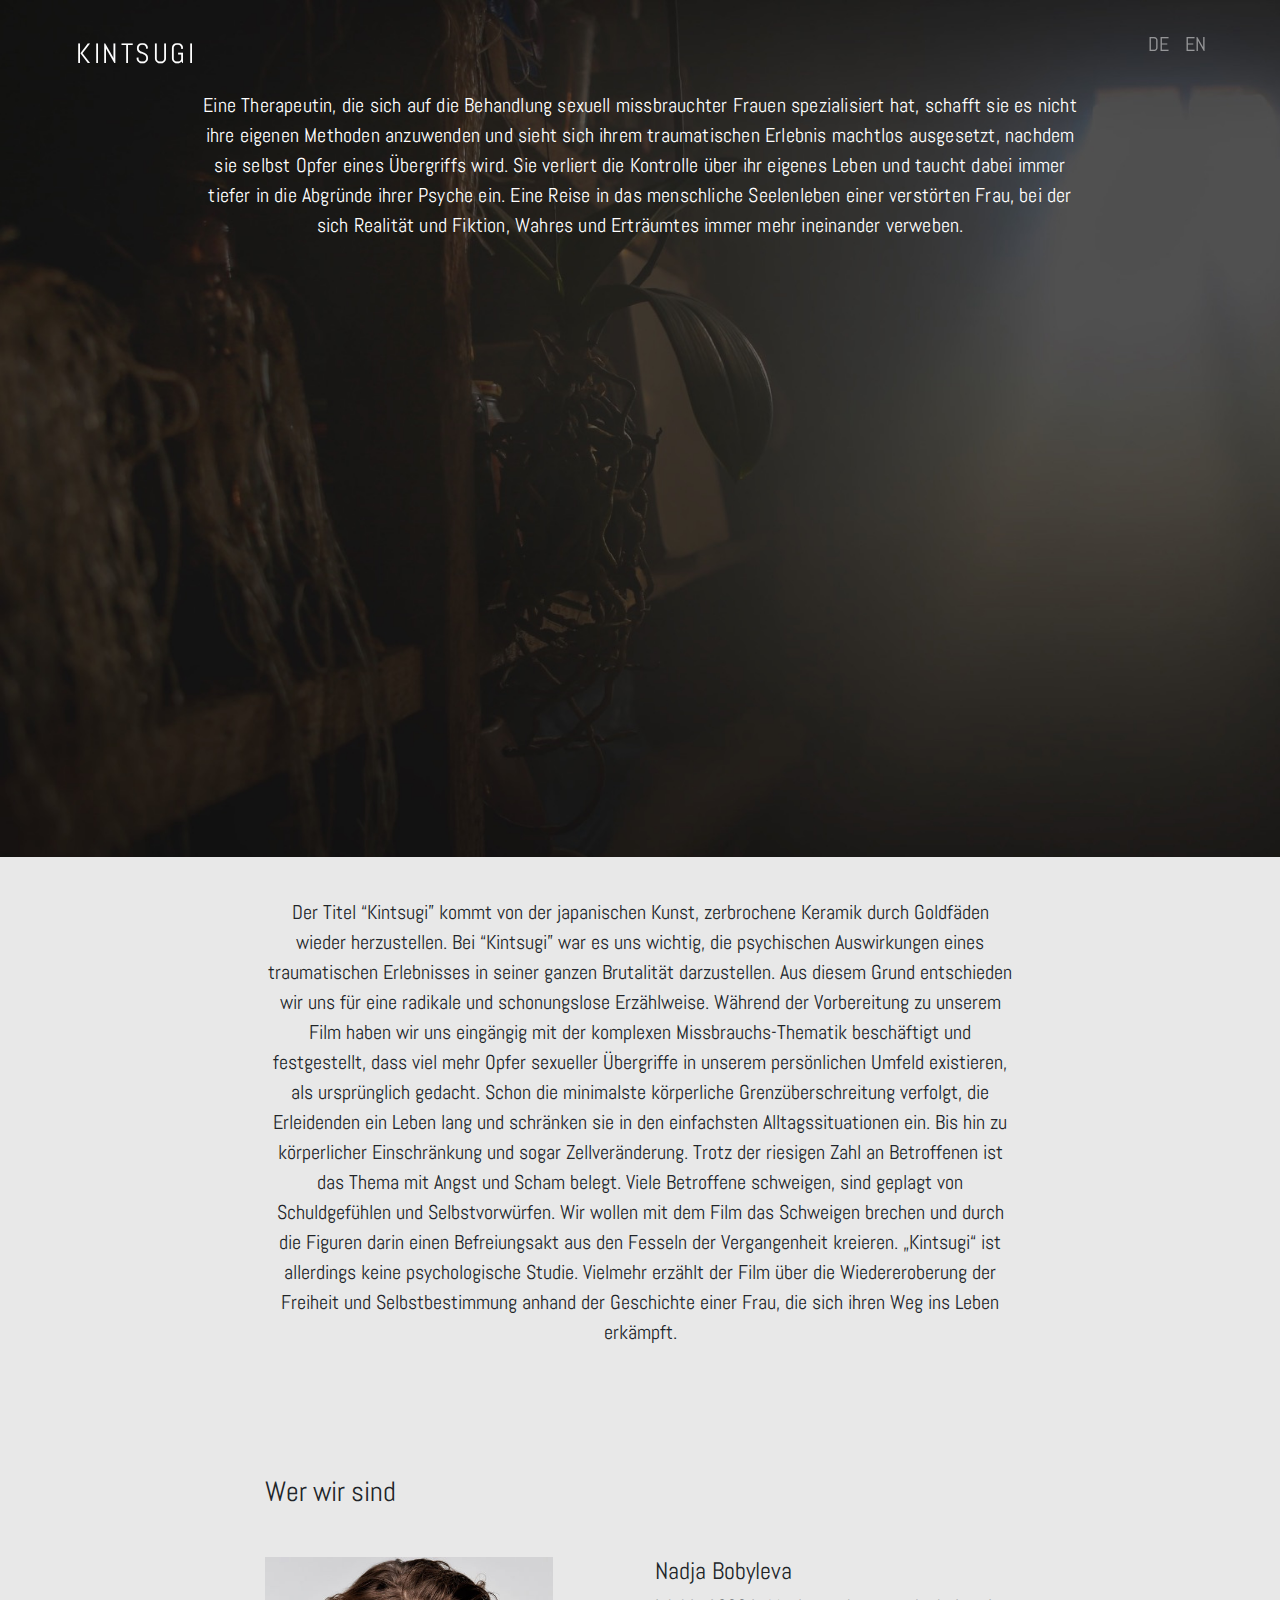
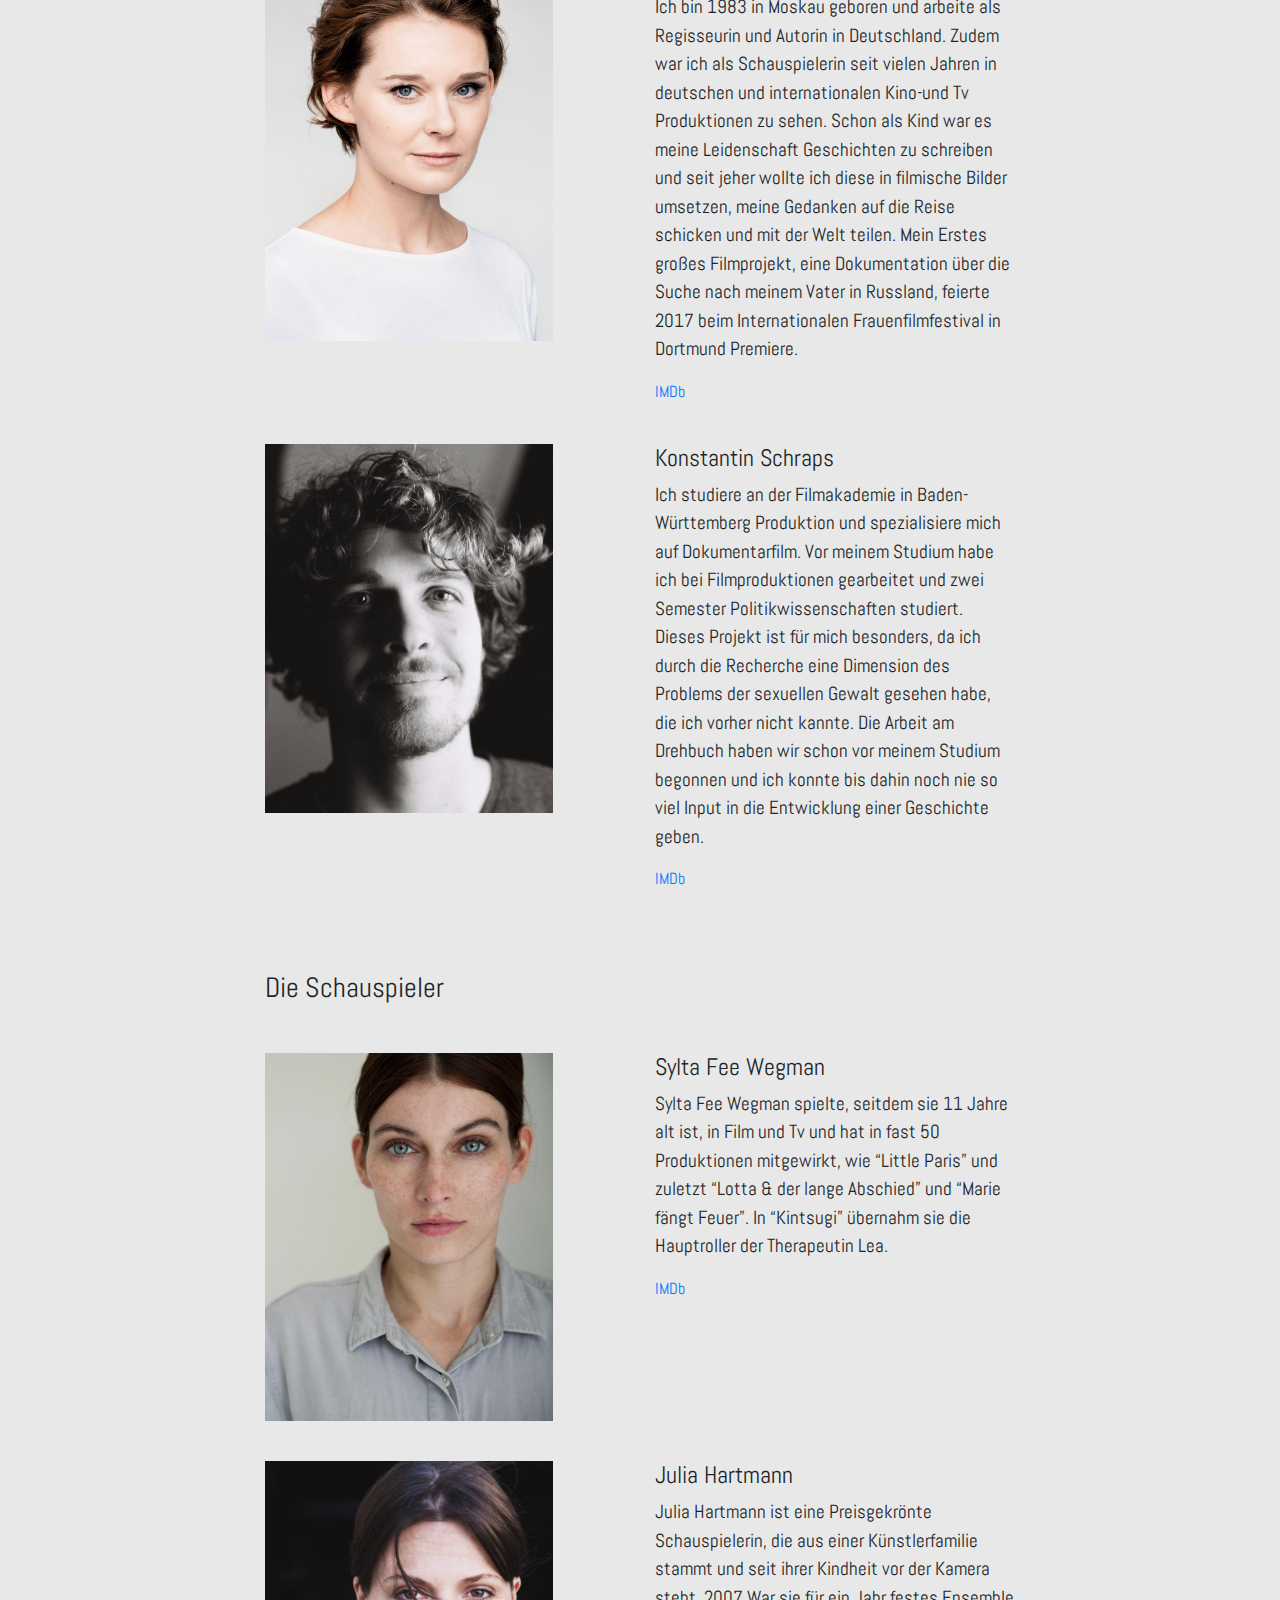
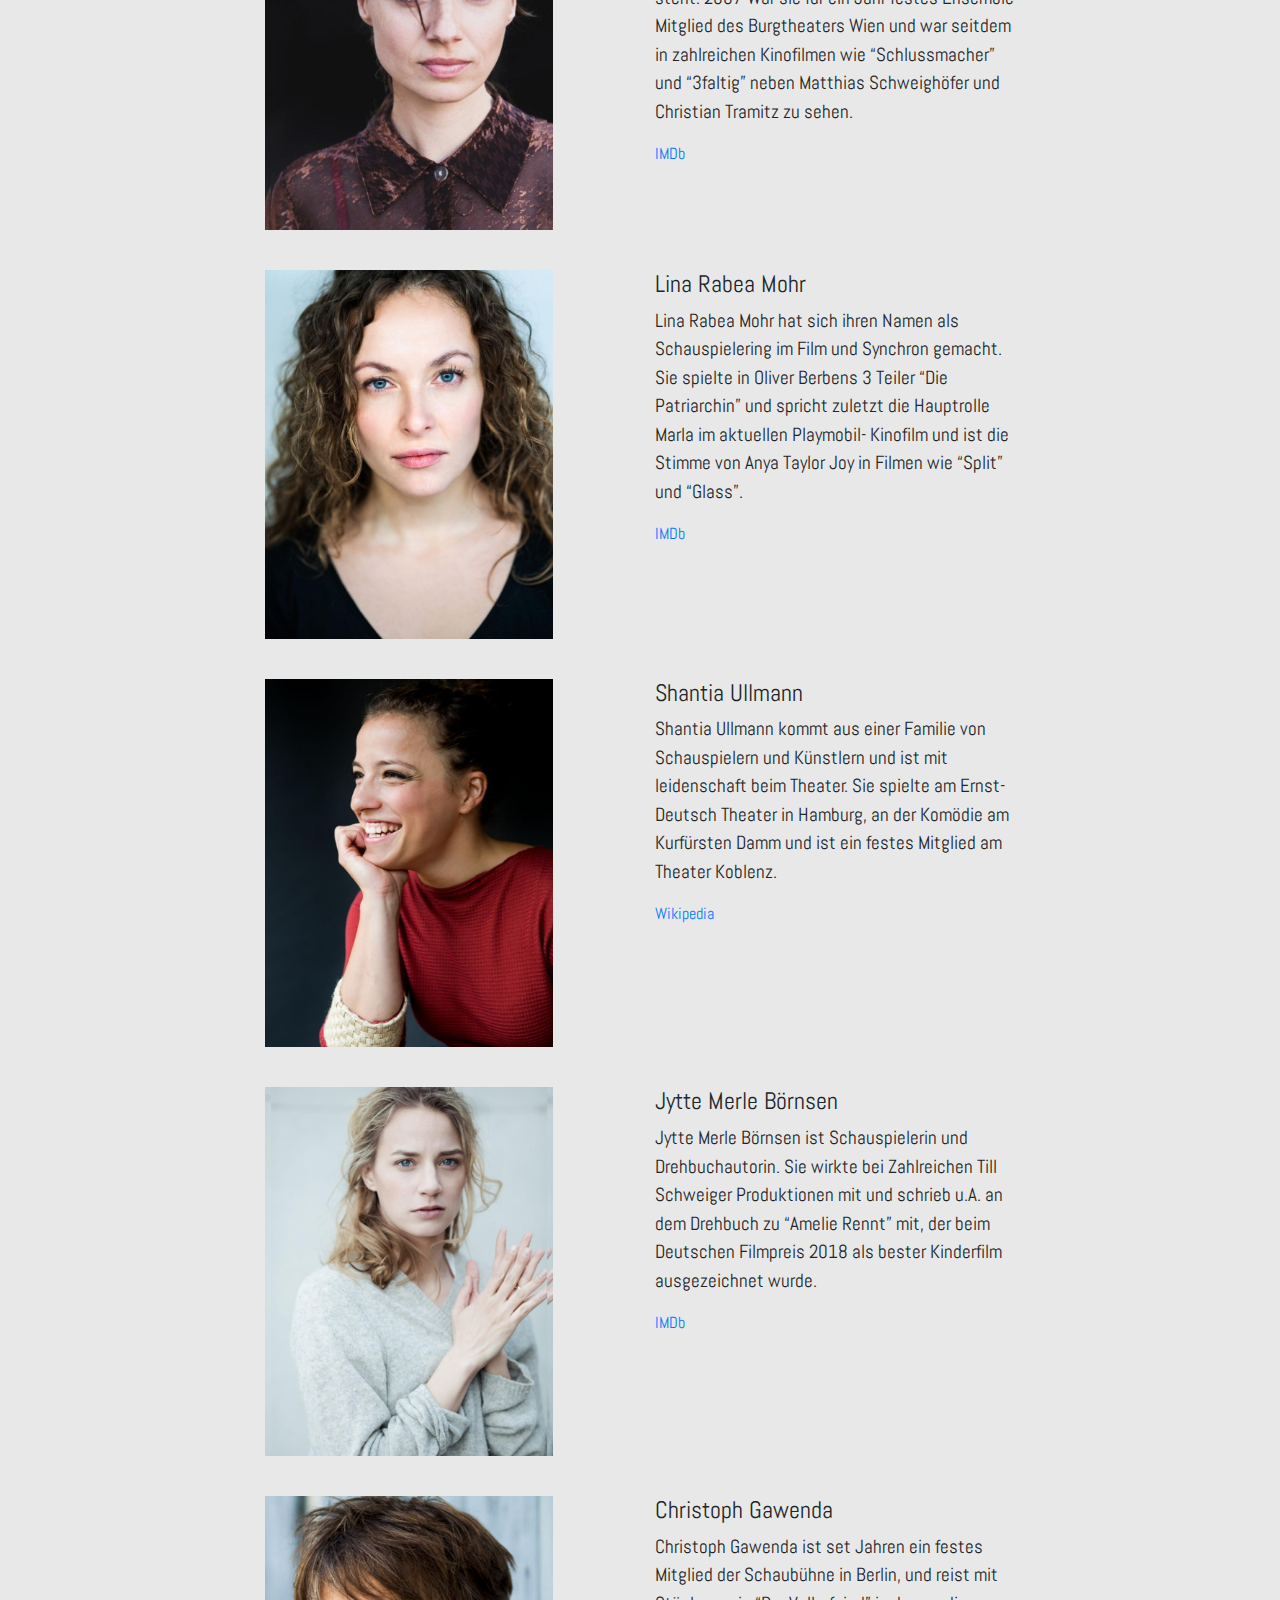
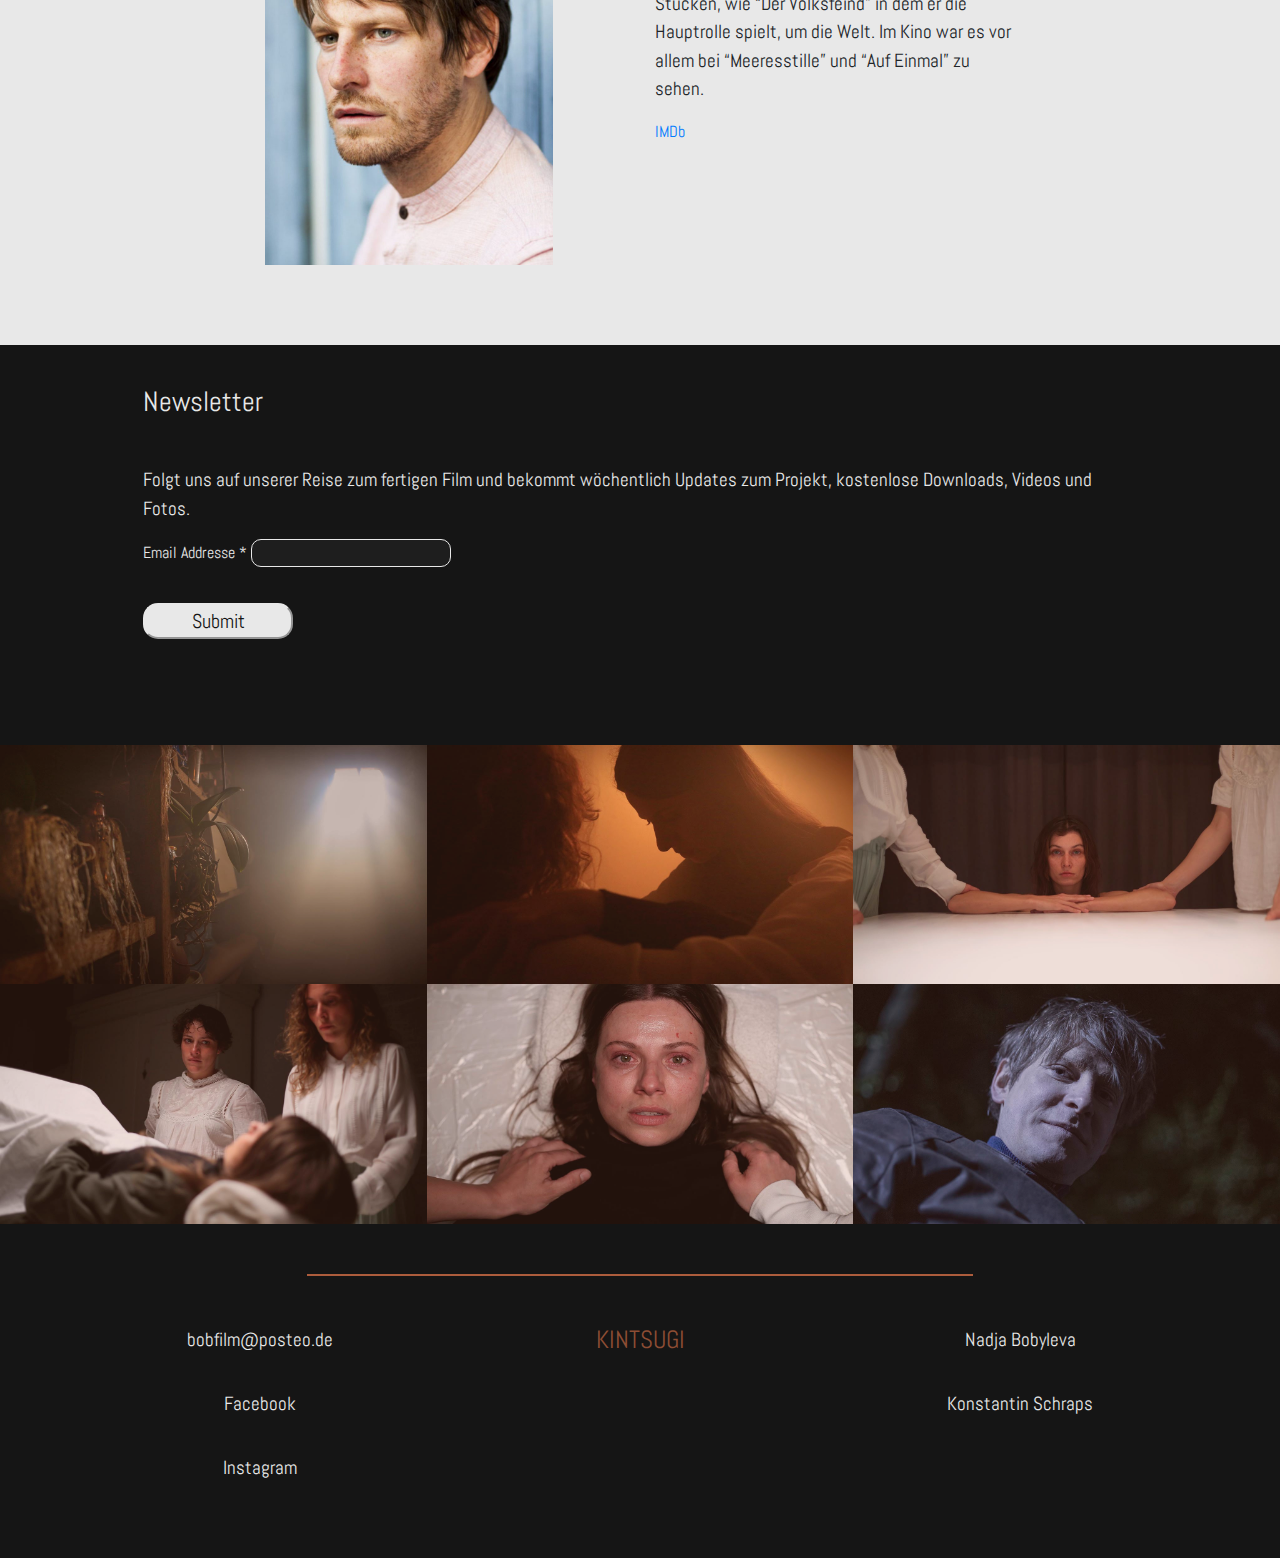
<file: index.html>
<!doctype html>
<html lang="de">

<head>
    <!-- Required meta tags -->
    <meta charset="utf-8">
    <meta name="viewport" content="width=device-width, initial-scale=1, shrink-to-fit=no">
    <link rel="stylesheet" href="./css/bootstrap.min.css" />
    <link rel="stylesheet" href="./css/main.css">
    <!--<link href="//cdn-images.mailchimp.com/embedcode/classic-10_7.css" rel="stylesheet" type="text/css">-->
    <link href="https://fonts.googleapis.com/css?family=Abel&display=swap" rel="stylesheet">
    <!--<link rel="stylesheet" href="https://cdnjs.cloudflare.com/ajax/libs/font-awesome/4.7.0/css/font-awesome.min.css">-->
    <title>KINTSUGI</title>
    <link rel="shortcut icon" href="./img/favicon.ico">
</head>

<body>

    <!--<div class="main-border"></div>-->
    <div class="icon-bar">
        <a href="https://facebook.de/KintsugiUnserFilm"><i class="fa fa-facebook"></i></a>
        <a href="https://instagram.com/nadjaboby?igshid=1amprx2r9gm9v"><i class="fa fa-instagram"></i></a>
    </div>

    <div class="hero-header">
        <nav class="navbar fixed-top navbar-expand-lg navbar-dark">
            <a class="navbar-brand" href="#">KINTSUGI</a>
            <button class="navbar-toggler" type="button" data-toggle="collapse" data-target="#navbarNav"
                aria-controls="navbarNav" aria-expanded="false" aria-label="Toggle navigation">
                <span class="navbar-toggler-icon"></span>
            </button>
            <div class="collapse navbar-collapse" id="navbarNav">
                <ul class="nav navbar-nav ml-auto">
                    <li class="nav-item">
                        <a id="de" class="lang nav-link">DE</a>
                    </li>
                    <li class="nav-item">
                        <a id="en" class="lang nav-link">EN</a>
                    </li>
                </ul>
            </div>
        </nav>
        <h6 key="introduction" class="tr">
            Eine Therapeutin, die sich auf die Behandlung sexuell missbrauchter Frauen spezialisiert hat, schafft sie es
            nicht ihre
            eigenen Methoden anzuwenden und sieht sich ihrem traumatischen Erlebnis machtlos ausgesetzt, nachdem sie
            selbst Opfer
            eines Übergriffs wird.
            Sie verliert die Kontrolle über ihr eigenes Leben und taucht dabei immer tiefer in die Abgründe ihrer Psyche
            ein. Eine
            Reise in das menschliche Seelenleben einer verstörten Frau, bei der sich Realität und Fiktion, Wahres und
            Erträumtes
            immer mehr ineinander verweben.
        </h6>
        <div class="row">
            <div class="col-sm">
                <iframe src="https://player.vimeo.com/video/395669787?color=1e1e1e&title=0&byline=0&portrait=0"
                    frameborder="0" allow="autoplay; fullscreen" allowfullscreen></iframe>
            </div>
        </div>
    </div>

    <div class="container about">
        <div class="about_container">
            <div class="head_container">
                <h6 key="synopsis" class="tr">
                    Der Titel “Kintsugi” kommt von der japanischen Kunst, zerbrochene Keramik durch Goldfäden wieder
                    herzustellen. Bei “Kintsugi” war es uns wichtig, die psychischen Auswirkungen eines traumatischen
                    Erlebnisses in
                    seiner
                    ganzen Brutalität darzustellen. Aus diesem Grund entschieden wir uns für eine radikale und
                    schonungslose
                    Erzählweise. Während der Vorbereitung zu unserem Film haben wir uns eingängig mit der komplexen
                    Missbrauchs-Thematik
                    beschäftigt und festgestellt, dass viel mehr Opfer sexueller Übergriffe in unserem persönlichen
                    Umfeld
                    existieren, als
                    ursprünglich gedacht. Schon die minimalste körperliche Grenzüberschreitung verfolgt, die Erleidenden
                    ein Leben
                    lang und
                    schränken sie in den einfachsten Alltagssituationen ein. Bis hin zu körperlicher Einschränkung und
                    sogar
                    Zellveränderung.
                    Trotz der riesigen Zahl an Betroffenen ist das Thema mit Angst und Scham belegt. Viele Betroffene
                    schweigen,
                    sind geplagt von Schuldgefühlen und Selbstvorwürfen. Wir wollen mit dem Film das Schweigen brechen
                    und durch die
                    Figuren darin einen Befreiungsakt aus den Fesseln der Vergangenheit kreieren. „Kintsugi“ ist
                    allerdings keine
                    psychologische Studie. Vielmehr erzählt der Film über die Wiedereroberung der Freiheit und
                    Selbstbestimmung
                    anhand der
                    Geschichte einer Frau, die sich ihren Weg ins Leben erkämpft.
                </h6>
            </div>
        </div>
    </div>

    <!--<div id="about" class="container about_us">
        <div class="row">
            <div class="col-sm">
                <iframe src="https://player.vimeo.com/video/356230930?color=1e1e1e&title=0&byline=0&portrait=0"
                    width="640" height="360" frameborder="0" allow="autoplay; fullscreen" allowfullscreen></iframe>
            </div>
            <div class="col-sm">
                <p key="about_main" class="tr">
                    Mit diesem Projekt wollen wir Opfern von Sexuellen Übergriffen eine Stimme geben. Es uns wichtig,
                    die psychischen
                    Auswirkungen eines traumatischen Erlebnisses in seiner ganzen Brutalität darzustellen.
                </p>
                <p key="about_sub" class="subtext tr">
                    Der Film portraitiert Frauen, die
                    tiefe seelische Verwundungen erlitten haben und sich aus der Opferrolle befreien. Die Frage ist:
                    Können Risse in der
                    eigenen Biografie durch Selbstermächtigung wieder gekittet werden?</p>
            </div>
        </div>
    </div>-->

    <div class="container about">
        <div class="about_container">
            <h3 key="who_we_are" class="tr about_head">Wer wir sind</h3>
            <div class="row person">
                <div class="col-sm">
                    <img class="profile" src="./img/Nadja.jpg">
                </div>
                <div class="col-sm">
                    <h4>Nadja Bobyleva</h4>
                    <p key="nadja" class="tr">
                        Ich bin 1983 in Moskau geboren und arbeite als Regisseurin und Autorin in Deutschland. Zudem war
                        ich als Schauspielerin
                        seit vielen Jahren in deutschen und internationalen Kino-und Tv Produktionen zu sehen. Schon als
                        Kind war es meine
                        Leidenschaft Geschichten zu schreiben und seit jeher wollte ich diese in filmische Bilder
                        umsetzen, meine Gedanken auf
                        die Reise schicken und mit der Welt teilen. Mein Erstes großes Filmprojekt, eine Dokumentation
                        über die Suche nach
                        meinem Vater in Russland, feierte 2017 beim Internationalen Frauenfilmfestival in Dortmund
                        Premiere.
                    </p>
                    <a href="https://www.imdb.com/name/nm1049555/?ref_=nv_sr_1?ref_=nv_sr_1">IMDb</a>
                </div>
            </div>
            <div class="row person">
                <div class="col-sm">
                    <img class="profile" src="./img/Konstantin-test.JPG">
                </div>
                <div class="col-sm">
                    <h4>Konstantin Schraps</h4>
                    <p key="konstantin" class="tr">
                        Ich studiere an der Filmakademie in Baden-Württemberg Produktion und spezialisiere mich auf
                        Dokumentarfilm. Vor meinem
                        Studium habe ich bei Filmproduktionen gearbeitet und zwei Semester Politikwissenschaften
                        studiert. Dieses Projekt ist
                        für mich besonders, da ich durch die Recherche eine Dimension des Problems der sexuellen Gewalt
                        gesehen habe, die ich
                        vorher nicht kannte. Die Arbeit am Drehbuch haben wir schon vor meinem Studium begonnen und ich
                        konnte bis dahin noch
                        nie so viel Input in die Entwicklung einer Geschichte geben.
                    </p>
                    <a href="https://www.imdb.com/name/nm10484820/?ref_=nv_sr_1?ref_=nv_sr_1">IMDb</a>
                </div>
            </div>
            <h3 class="tr about_head" key="actors">Die Schauspieler</h3>
            <div class="row person">
                <div class="col-sm">
                    <img class="profile" src="./img/Sylta.JPG">
                </div>
                <div class="col-sm">
                    <h4>Sylta Fee Wegman</h4>
                    <p key="sylta" class="tr">
                        Sylta Fee Wegman spielte, seitdem sie 11 Jahre alt ist, in Film und Tv und hat in fast 50
                        Produktionen mitgewirkt, wie
                        “Little Paris” und zuletzt “Lotta & der lange Abschied” und “Marie fängt Feuer”. In “Kintsugi”
                        übernahm sie die
                        Hauptroller der Therapeutin Lea.
                    </p>
                    <a href="https://www.imdb.com/name/nm1847558/?ref_=nv_sr_1?ref_=nv_sr_1">IMDb</a>
                </div>
            </div>
            <div class="row person">
                <div class="col-sm">
                    <img class="profile" src="./img/Julia.JPG">
                </div>
                <div class="col-sm">
                    <h4>Julia Hartmann</h4>
                    <p key="julia" class="tr">
                        Julia Hartmann ist eine Preisgekrönte Schauspielerin, die aus einer Künstlerfamilie stammt und
                        seit ihrer Kindheit vor
                        der Kamera steht. 2007 War sie für ein Jahr festes Ensemble Mitglied des Burgtheaters Wien und
                        war seitdem in
                        zahlreichen Kinofilmen wie “Schlussmacher” und “3faltig” neben Matthias Schweighöfer und
                        Christian Tramitz zu sehen.
                    </p>
                    <a href="https://www.imdb.com/name/nm0367090/?ref_=nv_sr_1?ref_=nv_sr_1">IMDb</a>
                </div>
            </div>
            <div class="row person">
                <div class="col-sm">
                    <img class="profile" src="./img/Lina.JPG">
                </div>
                <div class="col-sm">
                    <h4>Lina Rabea Mohr</h4>
                    <p key="lina" class="tr">
                        Lina Rabea Mohr hat sich ihren Namen als Schauspielering im Film und Synchron gemacht. Sie
                        spielte in Oliver Berbens 3
                        Teiler “Die Patriarchin” und spricht zuletzt die Hauptrolle Marla im aktuellen Playmobil-
                        Kinofilm und ist die Stimme
                        von Anya Taylor Joy in Filmen wie “Split” und “Glass”.
                    </p>
                    <a href="https://www.imdb.com/name/nm1276714/?ref_=nv_sr_1?ref_=nv_sr_1">IMDb</a>
                </div>
            </div>
            <div class="row person">
                <div class="col-sm">
                    <img class="profile" src="./img/Shantia.jpg">
                </div>
                <div class="col-sm">
                    <h4>Shantia Ullmann</h4>
                    <p key="shantia" class="tr">
                        Shantia Ullmann kommt aus einer Familie von Schauspielern und Künstlern und ist mit leidenschaft
                        beim Theater. Sie
                        spielte am Ernst- Deutsch Theater in Hamburg, an der Komödie am Kurfürsten Damm und ist ein
                        festes Mitglied am Theater
                        Koblenz.
                    </p>
                    <a href="https://de.wikipedia.org/wiki/Shantia_Ullmann">Wikipedia</a>
                </div>
            </div>
            <div class="row person">
                <div class="col-sm">
                    <img class="profile" src="./img/Jytte.JPG">
                </div>
                <div class="col-sm">
                    <h4>Jytte Merle Börnsen</h4>
                    <p key="jytte" class="tr">
                        Jytte Merle Börnsen ist Schauspielerin und Drehbuchautorin. Sie wirkte bei Zahlreichen Till
                        Schweiger Produktionen mit
                        und schrieb u.A. an dem Drehbuch zu “Amelie Rennt” mit, der beim Deutschen Filmpreis 2018 als
                        bester Kinderfilm
                        ausgezeichnet wurde.
                    </p>
                    <a href="https://www.imdb.com/name/nm1715205/">IMDb</a>
                </div>
            </div>
            <div class="row person">
                <div class="col-sm">
                    <img class="profile" src="./img/christoph.JPG">
                </div>
                <div class="col-sm">
                    <h4>Christoph Gawenda</h4>
                    <p key="christoph" class="tr">
                        Christoph Gawenda ist set Jahren ein festes Mitglied der Schaubühne in Berlin, und reist mit
                        Stücken, wie “Der
                        Volksfeind” in dem er die Hauptrolle spielt, um die Welt. Im Kino war es vor allem bei
                        “Meeresstille” und “Auf Einmal”
                        zu sehen.
                    </p>
                    <a href="https://www.imdb.com/name/nm2457987/?ref_=fn_al_nm_1">IMDb</a>
                </div>
            </div>
        </div>
    </div>

    <div class="container newsletter">
        <div>
            <h3>Newsletter</h3>
            <p key="newsletter-text" class="tr">
                Folgt uns auf unserer Reise zum fertigen Film und bekommt wöchentlich Updates zum Projekt, kostenlose
                Downloads, Videos
                und Fotos.
            </p>
            <!-- Begin Mailchimp Sigup Form -->
            <div id="mc_embed_signup">
                <form
                    action="https://posteo.us3.list-manage.com/subscribe/post?u=78d37e582f470b5d772cfbf74&amp;id=e24fe6d946"
                    method="post" id="mc-embedded-subscribe-form" name="mc-embedded-subscribe-form" class="validate"
                    target="_blank" novalidate>
                    <div id="mc_embed_signup_scroll">
                        <div class="mc-field-group">
                            <label for="mce-EMAIL">Email Addresse <span class="asterisk">*</span>
                            </label>
                            <input type="email" value="" name="EMAIL" class="required email" id="mce-EMAIL">
                        </div>
                        <div id="mce-responses" class="clear">
                            <div class="response" id="mce-error-response" style="display:none"></div>
                            <div class="response" id="mce-success-response" style="display:none"></div>
                        </div>
                        <!-- real people should not fill this in and expect good things - do not remove this or risk form bot signups-->
                        <div style="display:none;" aria-hidden="true"><input type="text"
                                name="b_78d37e582f470b5d772cfbf74_e24fe6d946" tabindex="-1" value=""></div>
                        <div><input key="newsletter-button" type="submit" value="Submit" name="subscribe"
                                id="mc-embedded-subscribe" class="button subscribe_btn tr"></div>
                    </div>
                </form>
            </div>
            <!--<script type='text/javascript' src='//s3.amazonaws.com/downloads.mailchimp.com/js/mc-validate.js'></script>-->
            <script
                type='text/javascript'>(function ($) { window.fnames = new Array(); window.ftypes = new Array(); fnames[0] = 'EMAIL'; ftypes[0] = 'email'; fnames[1] = 'FNAME'; ftypes[1] = 'text'; fnames[2] = 'LNAME'; ftypes[2] = 'text'; fnames[3] = 'ADDRESS'; ftypes[3] = 'address'; fnames[4] = 'PHONE'; ftypes[4] = 'phone'; fnames[5] = 'BIRTHDAY'; ftypes[5] = 'birthday'; }(jQuery)); var $mcj = jQuery.noConflict(true);</script>
            <!--End mc_embed_signup-->
        </div>

    </div>

    <ul class="gallery">
        <li>
            <div class="gallery-cell">
                <img class="gallery-img" src="./img/1.jpg">
                <span class="gallery-overlay"></span>
            </div>
        </li>
        <li>
            <div class="gallery-cell" href="#">
                <img class="gallery-img" src="./img/2.jpg">
                <span class="gallery-overlay"></span>
            </div>
        </li>
        <li>
            <div class="gallery-cell" href="#">
                <img class="gallery-img" src="./img/3.jpg">
                <span class="gallery-overlay"></span>
            </div>
        </li>
        <li>
            <div class="gallery-cell" href="#">
                <img class="gallery-img" src="./img/4.jpg">
                <span class="gallery-overlay"></span>
            </div>
        </li>
        <li>
            <div class="gallery-cell" href="#">
                <img class="gallery-img" src="./img/5.jpg">
                <span class="gallery-overlay"></span>
            </div>
        </li>
        <li>
            <div class="gallery-cell" href="#">
                <img class="gallery-img" src="./img/6.jpg">
                <span class="gallery-overlay"></span>
            </div>
        </li>
    </ul>

    <footer>
        <div class="container">
            <div class="design-element">

            </div>
            <div class="row">
                <div class="col">
                    <p>
                        <a href="mailto:bobfilm@posteo.de">bobfilm@posteo.de</a>
                    </p>
                    <p>
                        <a href="https://facebook.de/KintsugiUnserFilm">Facebook</a>

                    </p>
                    <p>
                        <a href="https://instagram.com/nadjaboby?igshid=1amprx2r9gm9v">Instagram</a>
                    </p>
                </div>
                <div class="col">
                    <span class="title">
                        KINTSUGI
                    </span>
                </div>
                <div class="col">
                    <p>Nadja Bobyleva</p>
                    <p>Konstantin Schraps</p>
                </div>
            </div>
        </div>
    </footer>


    <script src="https://code.jquery.com/jquery-3.3.1.slim.min.js"
        integrity="sha384-q8i/X+965DzO0rT7abK41JStQIAqVgRVzpbzo5smXKp4YfRvH+8abtTE1Pi6jizo"
        crossorigin="anonymous"></script>
    <script src="https://cdnjs.cloudflare.com/ajax/libs/popper.js/1.14.7/umd/popper.min.js"
        integrity="sha384-UO2eT0CpHqdSJQ6hJty5KVphtPhzWj9WO1clHTMGa3JDZwrnQq4sF86dIHNDz0W1"
        crossorigin="anonymous"></script>
    <script src="./js/bootstrap.min.js"></script>
    <script src="https://player.vimeo.com/api/player.js"></script>
    <script src="js/main.js"></script>
</body>

</html>
</file>
<file: css/main.css>
body, html {
  height: 100%;
  margin: 0;
  font-family: "Abel", sans-serif;
  font-display: auto;
  background-color: #151515;
  scroll-behavior: smooth;
  /*overflow-x: hidden;*/
}

::-webkit-scrollbar {
  display: none;
}

p {
  font-size: 19px;
}

h6 {
  font-size: 20px;
}

.down {
  padding: 30px;
  width: 20%;
}

nav .navbar-brand {
  font-size: 28px;
  margin-left: 60px;
  margin-top: 20px;
  letter-spacing: 0.09em;
}
nav .ml-auto {
  margin-right: 50px;
  font-size: 20px;
}
nav #donate-link {
  margin-left: 20px;
  text-decoration: underline;
  text-decoration-color: #AC5C3C;
}

.navbar-dark {
  background-color: rgba(0, 0, 0, 0) !important;
}

.hero-header {
  width: 100%;
  background-image: url("./../img/hero.jpg");
  background-size: cover;
  background-position: center;
  background-repeat: no-repeat;
  background-attachment: fixed;
  color: #fff;
  margin: auto;
  text-align: center;
  padding-bottom: 40px;
}
.hero-header h6 {
  width: 50%;
  margin: auto;
  letter-spacing: 0.0099em;
  padding-top: 80px;
  line-height: 1.5em;
}
.hero-header iframe {
  width: 80%;
  height:70vh;
  /*width: 70%;
  height: 70vh;*/
  margin-top: 30px;
}

.main-border {
  height: 98%;
  width: 98%;
  top: 0;
  bottom: 0;
  left: 0;
  right: 0;
  margin: auto;
  position: fixed;
  z-index: 3;
  border: 1px solid #e8e8e8;
}

#donate {
  background-color: #E8E8E8;
  width: 100%;
  max-width: 100%;
  padding-bottom: 40px;
  min-height: 400px;
}
#donate div {
  /*width: 60%;*/
  margin: auto;
  /*text-align: center;*/
  padding: 40px;
}
#donate div h3 {
  padding-bottom: 40px;
}
#donate div .donate_btn {
  border-color: #AC5C3C;
  border-radius: 15px;
  background-color: #ac5c3c;
  color: #FFFFFF;
  width: 150px;
  font-size: 20px;
  margin-top: 30px;
}
#donate div .donate_btn:hover {
  background-color: #E8E8E8;
  color: #AC5C3C;
}

.newsletter {
  color: #E8E8E8;
  min-height: 400px;
  width: 25%;
}
.newsletter div {
  margin: auto;
}
.newsletter div h3 {
  padding-top: 40px;
  padding-bottom: 40px;
}
.subscribe_btn {
  border-color: #E8E8E8;
  border-radius: 15px;
  background-color: #E8E8E8;
  color: #151515;
  width: 150px;
  font-size: 20px;
  margin-top: 30px;
}

.subscribe_btn:hover {
  background-color: #151515;
  color: #E8E8E8;
}

.newsletter div .subscribe_btn {
  border-color: #E8E8E8;
  border-radius: 15px;
  background-color: #E8E8E8;
  color: #151515;
  width: 150px;
  font-size: 20px;
  margin-top: 30px;
}
.newsletter div .subscribe_btn:hover {
  background-color: #151515;
  color: #E8E8E8;
}
.newsletter div #mce-EMAIL {
  border: 1px solid #E8E8E8;
  border-radius: 10px;
  color: #ffffff;
  background-color: #1e1e1e;
  width: 200px;
}

.about{
  background-color: #E8E8E8;
  width: 100%;
  max-width: 100%;
  padding-bottom: 40px;
} 

.about_container {
  width: 60%;
  margin: auto;
} 

.about_head {
  padding-top: 40px;
  padding-bottom: 40px;
}

.person {
  padding-bottom: 40px;
}

.about_us {
  background-color: #151515;
  color: #FFFFFF;
  padding-top: 40px;
  padding-bottom: 40px;
}
.about_us p {
  padding-top: 50px;
}
.about_us iframe {
  width: 100%;
  max-width: 100%;
}

.subtext {
  opacity: 0.7;
}

.profile{
  width: 80%;
  max-width: 100%;
} 

.gallery {
  width: 100%;
}
.gallery .row {
  padding: 0;
}
.gallery .row .col-4 {
  padding: 0;
}
.gallery .row .col-4 img {
  width: 100%;
  max-width: 100%;
  height: 300px;
}

.gallery {
  width: 100%;
  margin: 0 auto;
  /*center aligned*/
  padding: 0;
  font-size: 0;
  /* Remember to change it back to normal font size if have captions */
  list-style: none;
  background-color: #000;
}
.gallery li {
  display: inline-block;
  *display: inline;
  /*for IE6 - IE7*/
  width: 25%;
  vertical-align: middle;
  box-sizing: border-box;
  margin: 0;
  padding: 0;
}
.gallery li:hover .gallery-img {
  transform: scale(1.05);
}
.gallery li:hover .gallery-overlay {
  opacity: 0;
}

/* The wrapper for each item */
.gallery-cell {
  display: block;
  position: relative;
  overflow: hidden;
}

/* If have the image layer */
.gallery-img {
  display: block;
  width: 100%;
  height: auto;
  border: none;
  transform: scale(1);
  transition: all 1s;
}

/* If have the overlay layer */
.gallery-overlay {
  position: absolute;
  display: block;
  top: 0;
  left: 0;
  bottom: 0;
  right: 0;
  margin: auto;
  background: #AC5C3C;
  background-size: 50px 50px;
  opacity: 0.2;
  filter: alpha(opacity=0);
  /*For IE6 - IE8*/
  transition: all 0.6s;
}

footer {
  padding: 50px;
  text-align: center;
  line-height: 3em;
}
footer .design-element {
  height: 1px;
  width: 60%;
  border: 1px solid #AC5C3C;
  margin: auto;
  margin-bottom: 40px;
}
footer .title {
  font-size: 25px;
  color: #AC5C3C;
  opacity: 0.8;
}
footer p {
  list-style: none;
  color: #E8E8E8;
}
footer p a {
  text-decoration: none;
  color: #E8E8E8;
}
footer p a:hover {
  text-decoration: none;
  color: #E8E8E8;
  opacity: 0.7;
}

.lang {
  cursor: pointer;
}

.head_container{
  width: 100%;
  padding-bottom:40px;
  padding-top: 40px;
  text-align:center;
  margin:auto;
} 

.head_container h6{
  line-height:1.5;
} 

@media (max-width: 9000px) {
  .gallery li {
    width: 33.33%;
  }
}
@media (max-width: 700px) {
  .gallery li {
    width: 50%;
  }
}
@media (max-width: 550px) {
  .gallery li {
    width: 100%;
  }
}
@media only screen and (max-width: 1300px) {
  .hero-header h6 {
    width: 70%;
    padding-top: 90px;
  }
  .hero-header iframe {
    width: 80%;
    height: 60vh;
  }

  #donate div {
    /*width: 80%;*/
  }
}
@media only screen and (max-width: 700px) {
  .hero-header .navbar {
    /*position: relative;*/
  }
  .hero-header h6 {
    width: 80%;
  }
  .hero-header iframe {
    width: 90%;
    height: 50vh;
  }
  .hero-header .down {
    display: none;
  }

  .about_container {
    width: 80%;
  } 

  #donate div {
    width: 100%;
    padding-top: 40px;
    padding-left: 10px;
    padding-right: 10px;
    padding-bottom: 40px;
    text-align: left;
  }

  .newsletter div {
    width: 100%;
    padding-top: 5px;
    padding-left: 10px;
    padding-right: 10px;
    padding-bottom: 20px;
    text-align: left;
  }

  .about_us p {
    padding-left: 10px;
    padding-right: 10px;
  }

  footer .row {
    display: block !important;
  }
}
@media only screen and (max-width: 1492px) {
  .newsletter {
    width: 80%;
  }
}
/* Fixed/sticky icon bar (vertically aligned 50% from the top of the screen) */
.icon-bar {
  z-index: 10;
  position: fixed;
  top: 50%;
  right: 0;
  -webkit-transform: translateY(-50%);
  -ms-transform: translateY(-50%);
  transform: translateY(-50%);
}
.icon-bar a {
  display: block;
  text-align: center;
  padding-left: 16px;
  padding-right: 16px;
  transition: all 0.3s ease;
  color: white;
  font-size: 20px;
  cursor: pointer;
}
.icon-bar a:hover {
  opacity: 0.7;
}

/*# sourceMappingURL=main.css.map */
</file>
